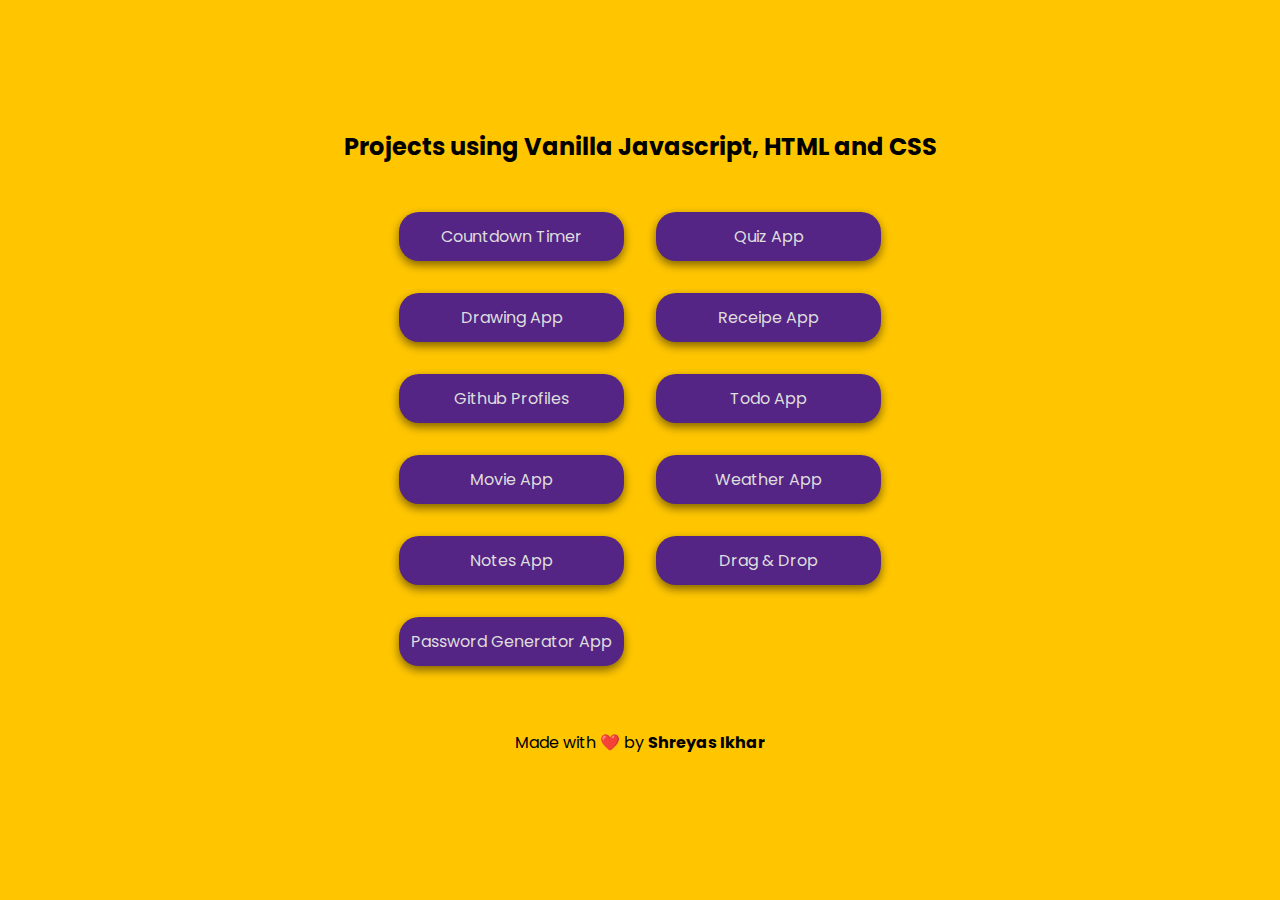
<file: index.html>
<!DOCTYPE html>
<html lang="en">
<head>
    <meta charset="UTF-8">
    <meta name="viewport" content="width=device-width, initial-scale=1.0">
    <title>Vanilla JS Projects</title>
    <link rel="stylesheet" href="style.css">
</head>
<body>
    <h2>Projects using Vanilla Javascript, HTML and CSS</h2>
    <div class="list">
        <ul>
            <li>
                <a href="countdown-timer/">Countdown Timer</a>
            </li>
            <li>
                <a href="drawing-app/">Drawing App</a>
            </li>
            <li>
                <a href="github-profiles/">Github Profiles</a>
            </li>
            <li>
                <a href="movie-app/">Movie App</a>
            </li>
            <li>
                <a href="notes-app/">Notes App</a>
            </li>
            <li>
                <a href="password-generator/">Password Generator App</a>
            </li>
            <li>
                <a href="quiz-app/">Quiz App</a>
            </li>
            <li>
                <a href="receipe-app/">Receipe App</a>
            </li>
            <li>
                <a href="todo-app/">Todo App</a>
            </li>
            <li>
                <a href="weather-app/">Weather App</a>
            </li>
			<li>
                <a href="drag-n-drop/">Drag & Drop</a>
            </li>

        </ul>
    </div>
    <p>Made with ❤️ by <strong><a class ="owner" href="https://shreyasikhar.github.io">Shreyas Ikhar</a></strong></p>
</body>
</html>
</file>
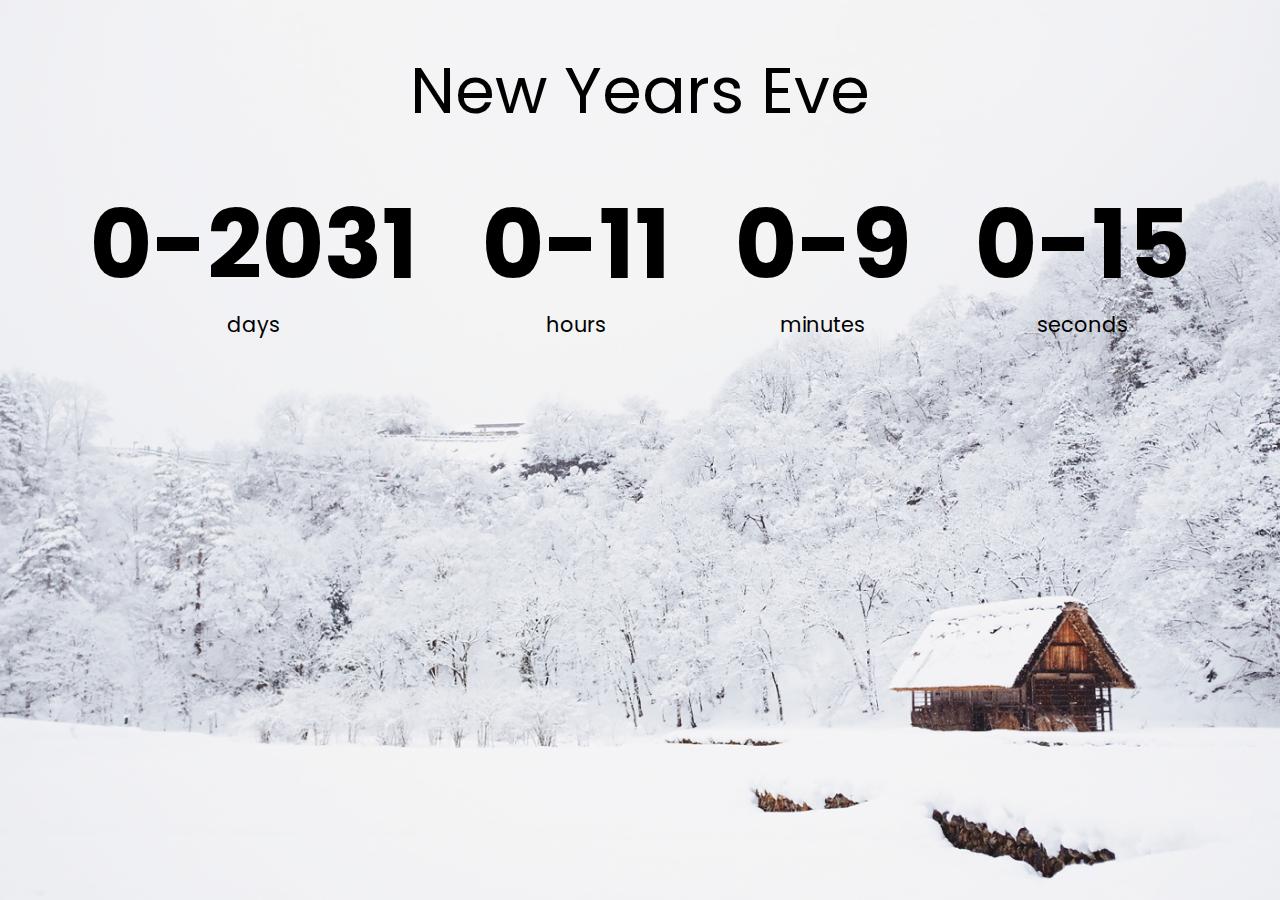
<file: countdown-timer/index.html>
<!DOCTYPE html>
<html lang="en">
<head>
    <meta charset="UTF-8">
    <meta name="viewport" content="width=device-width, initial-scale=1.0">
    <title>Countdown Timer</title>
    <link rel="stylesheet" href="style.css">
    <script src="script.js" defer></script>
</head>
<body>
    <h1>New Years Eve</h1>
    <div class="countdown-container">
        <div class="countdown-el days-c">
            <p class="big-text" id="days">0</p>
            <span>days</span>
        </div>
        <div class="countdown-el hours-c">
            <p class="big-text" id="hours">0</p>
            <span>hours</span>
        </div>
        <div class="countdown-el mins-c">
            <p class="big-text" id="mins">0</p>
            <span>minutes</span>
        </div>
        <div class="countdown-el seconds-c">
            <p class="big-text" id="seconds">0</p>
            <span>seconds</span>
        </div>
    </div>
</body>
</html>
</file>
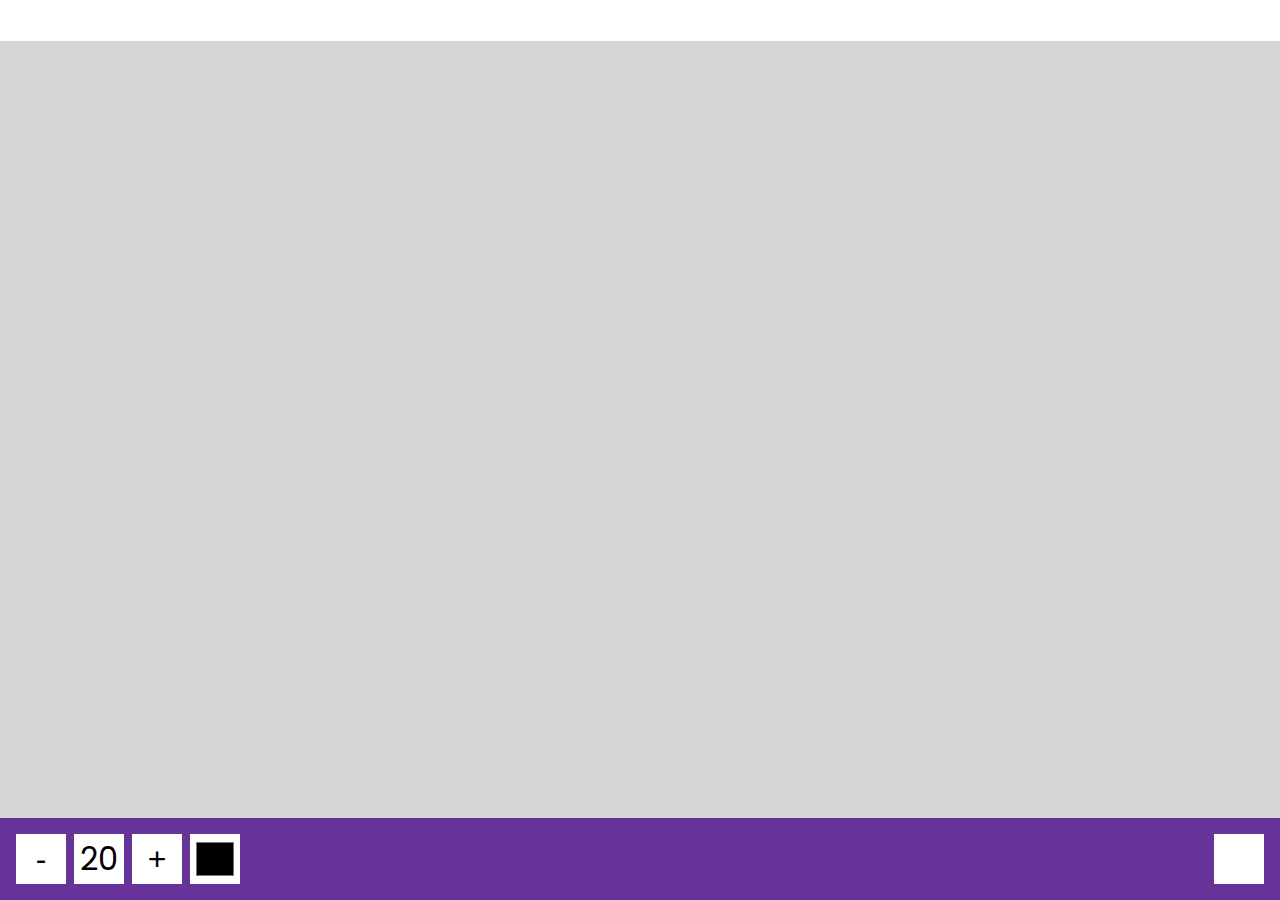
<file: drawing-app/index.html>
<!DOCTYPE html>
<html lang="en">
<head>
    <meta charset="UTF-8">
    <meta name="viewport" content="width=device-width, initial-scale=1.0">
    <title>Drawing App</title>
    <link rel="stylesheet" href="https://pro.fontawesome.com/releases/v5.10.0/css/all.css" integrity="sha384-AYmEC3Yw5cVb3ZcuHtOA93w35dYTsvhLPVnYs9eStHfGJvOvKxVfELGroGkvsg+p" crossorigin="anonymous"/>
    <link rel="stylesheet" href="style.css">
    <script src="script.js" defer></script>
</head>
<body>
    <canvas id = "canvas" width="500" height="500"></canvas>
    <div class="toolbox">
        <button id="decrease" class="">-</button>
        <span id="size">20</span>
        <button id="increase" class="">+</button>
        <input type="color" id="color">
        <button id="clear"><i class="fas fa-times-circle"></i></button>
    </div>
</body>
</html>
</file>
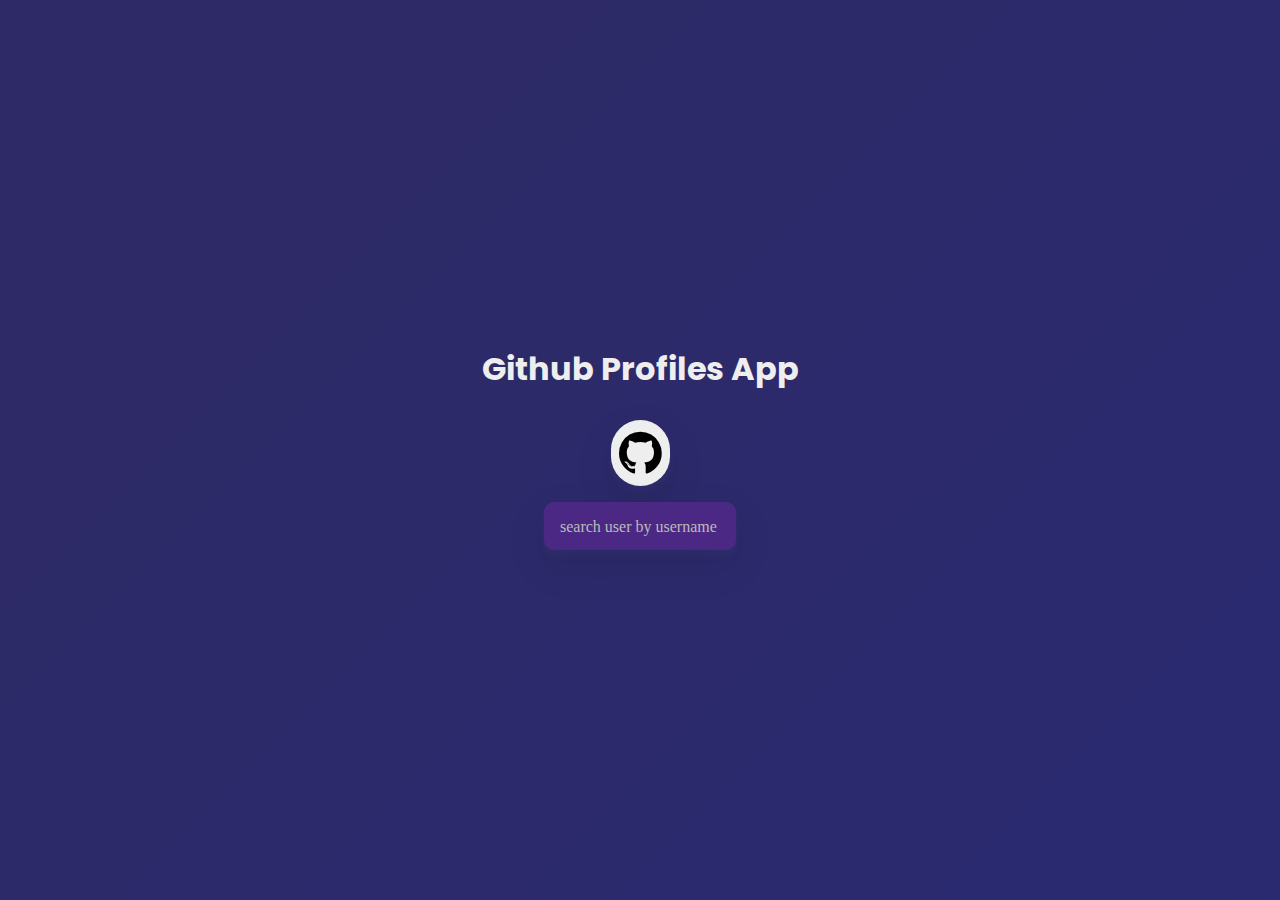
<file: github-profiles/index.html>
<!DOCTYPE html>
<html lang="en">
<head>
    <meta charset="UTF-8">
    <meta name="viewport" content="width=device-width, initial-scale=1.0">
    <title>Github Profile</title>
    <link rel="stylesheet" href="https://cdnjs.cloudflare.com/ajax/libs/font-awesome/4.7.0/css/font-awesome.min.css">
    <link rel="stylesheet" href="style.css">
    <script src="script.js" defer></script>
</head>
<body>
    <h2>Github Profiles App</h2>
    <form id="form">
        <div class="github"><i class="fa fa-github" style="font-size: 50px"></i></div>
        <input type="text" id="search" class="search fa" placeholder="search user by username">
    </form>
    <main id="main"></main>
</body>
</html>
</file>
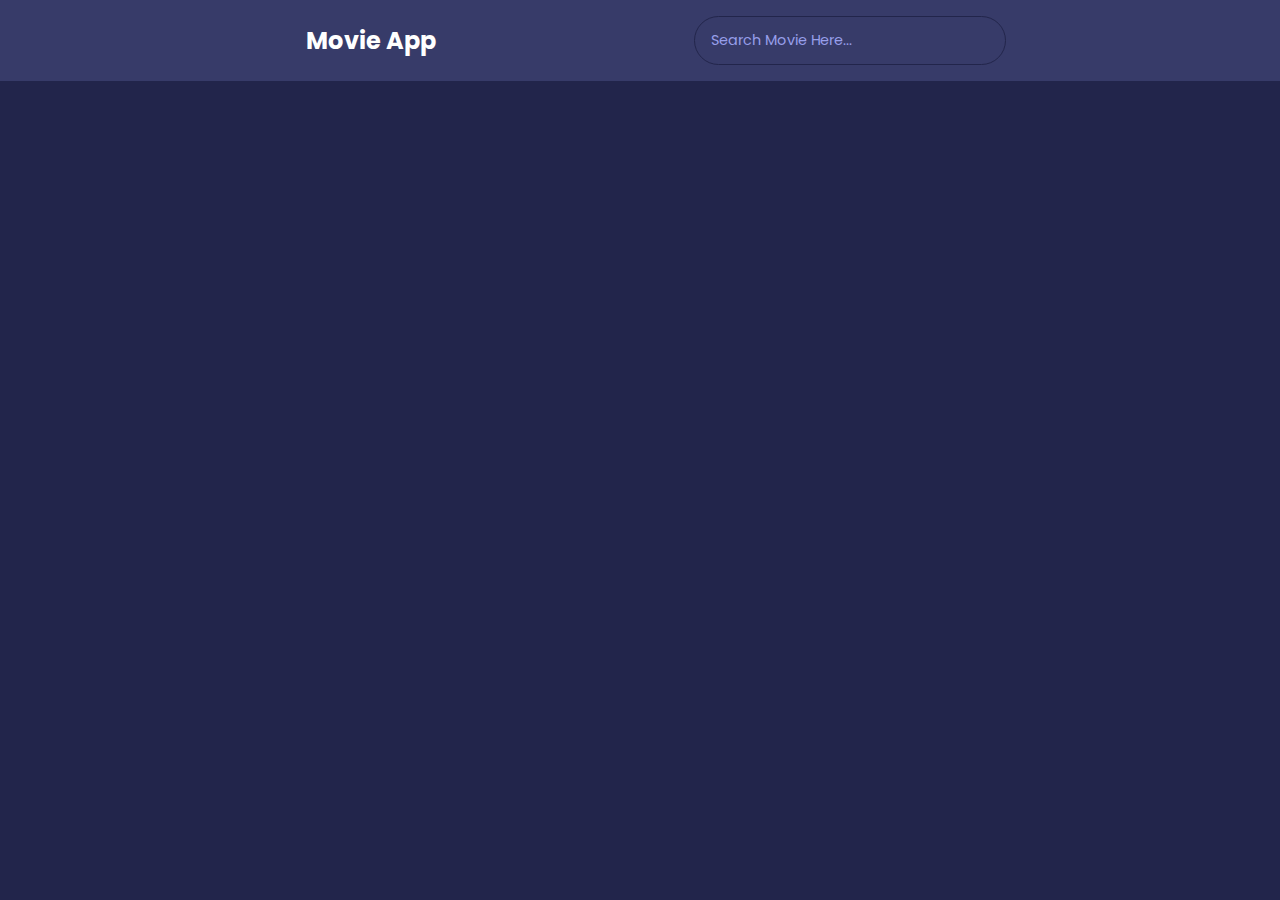
<file: movie-app/index.html>
<!DOCTYPE html>
<html lang="en">
<head>
    <meta charset="UTF-8">
    <meta name="viewport" content="width=device-width, initial-scale=1.0">
    <title>Movie App</title>
    <link rel="stylesheet" href="style.css">
    <script src="script.js" defer></script>
</head>
<body>
    <header>
        <h2>Movie App</h2>
        <form id="form">
            <input type="text" id="search" class="search" placeholder="Search Movie Here...">
        </form>
    </header>
    <main id="main"></main>
</body>
</html>
</file>
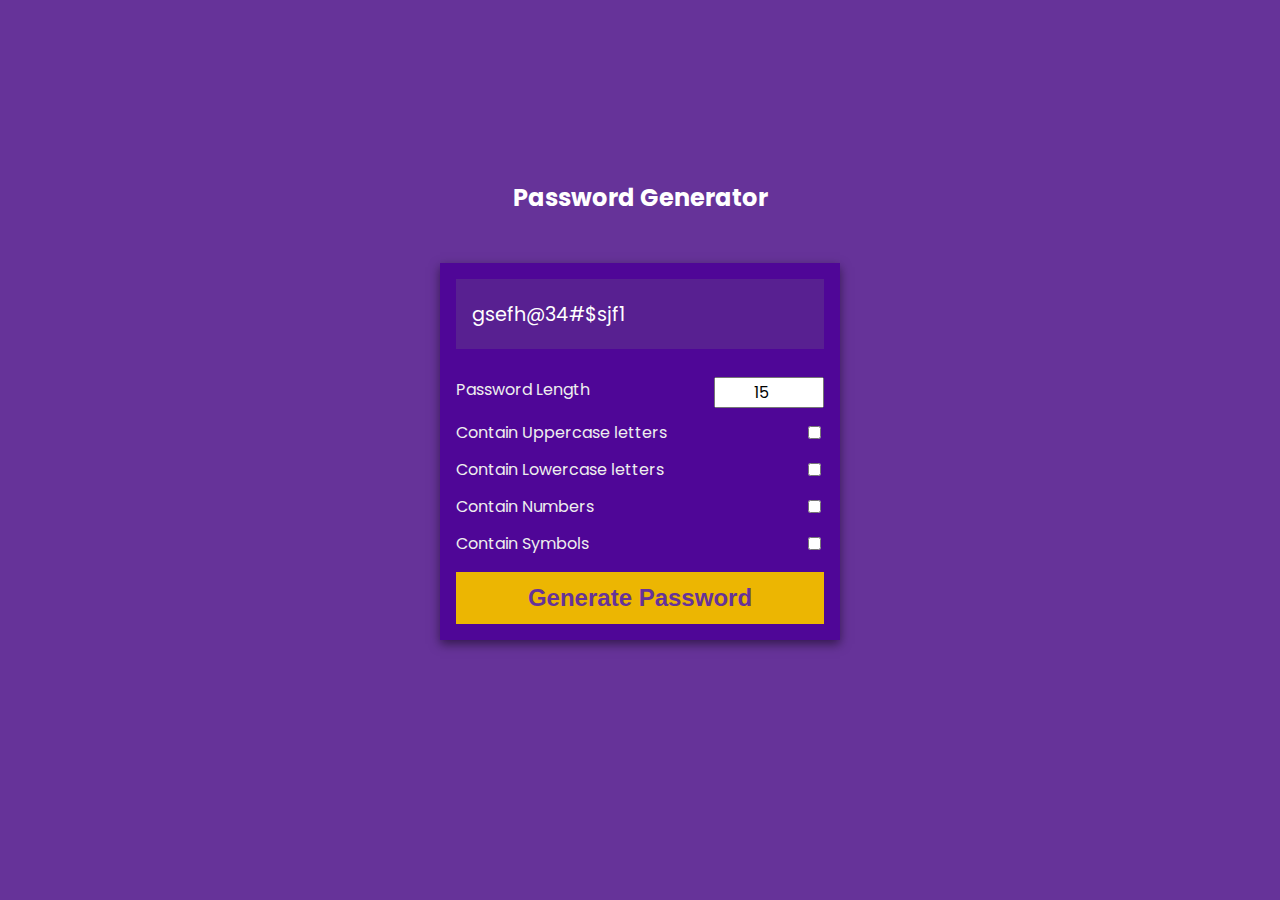
<file: password-generator/index.html>
<!DOCTYPE html>
<html lang="en">
<head>
    <meta charset="UTF-8">
    <meta name="viewport" content="width=device-width, initial-scale=1.0">
    <title>Password Generator</title>
    <link rel="stylesheet" href="style.css">
    <script src="script.js" defer></script>
</head>
<body>
    <h2>Password Generator</h2>
    <div class="pw-container">
        <div class="pw-header">
            <div class="pw">
                <span id="pw">gsefh@34#$sjf1</span>
                <button id="copy">Copy</button>
            </div>
        </div>
        <div class="pw-body">
            <div class="form-control">
                <label for="len">Password Length</label>
                <input type="number" class="" id="len" value="15" min = "4" max = "30">
            </div>
            <div class="form-control">
                <label for="upper">Contain Uppercase letters</label>
                <input type="checkbox" class="" id="upper">
            </div>
            <div class="form-control">
                <label for="lower">Contain Lowercase letters</label>
                <input type="checkbox" class="" id="lower">
            </div>
            <div class="form-control">
                <label for="number">Contain Numbers</label>
                <input type="checkbox" class="" id="number">
            </div>
            <div class="form-control">
                <label for="symbol">Contain Symbols</label>
                <input type="checkbox" class="" id="symbol">
            </div>
            <button class="generate" id="generate">Generate Password</button>
        </div>
    </div>
</body>
</html>
</file>
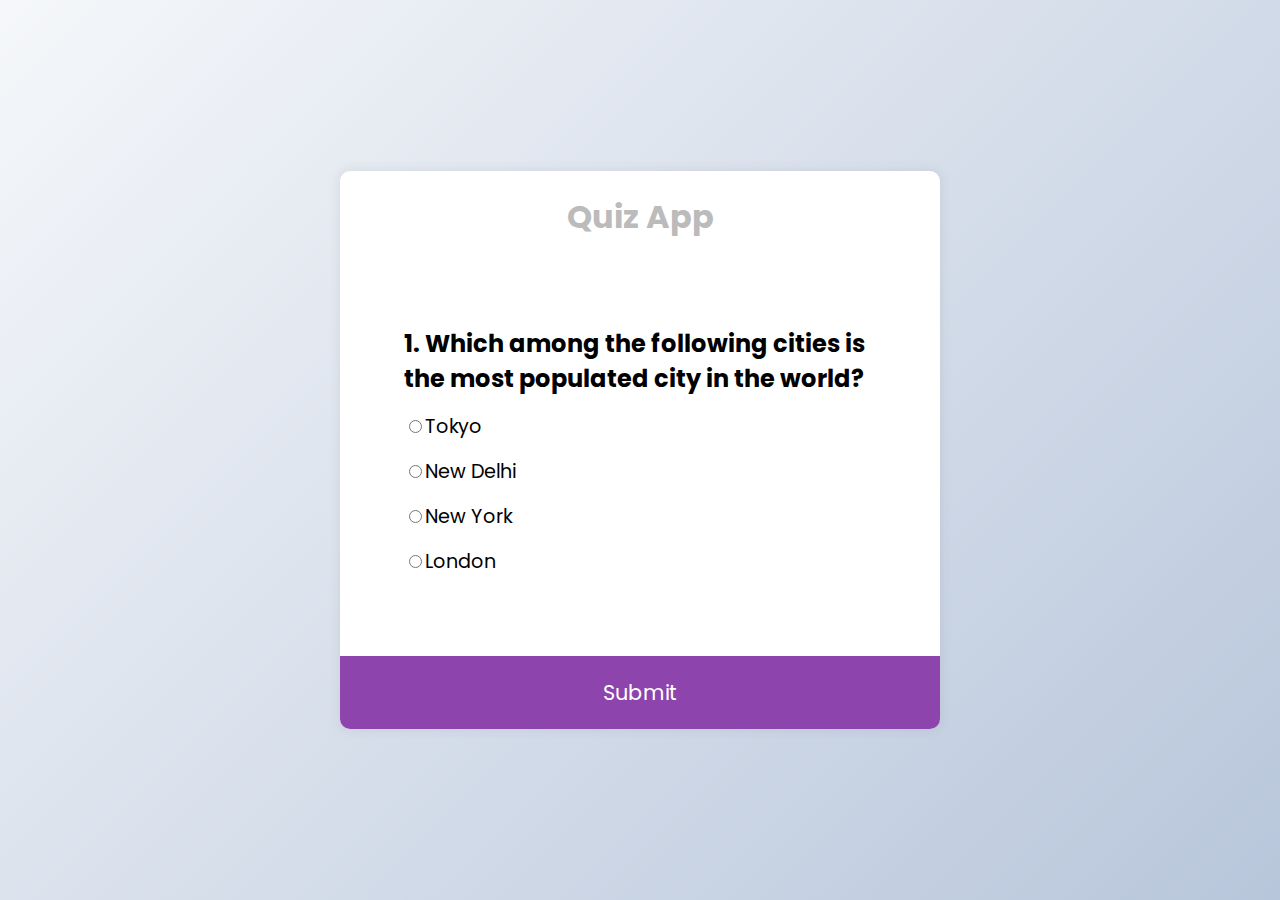
<file: quiz-app/index.html>
<!DOCTYPE html>
<html lang="en">
<head>
    <meta charset="UTF-8">
    <meta name="viewport" content="width=device-width, initial-scale=1.0">
    <title>Quiz App</title>
    <link rel="stylesheet" href="style.css">
    <script src="script.js" defer></script>
</head>
<body>
    <div class="quiz-container" id="quiz">
        <h1>Quiz App</h1>
        <div class="quiz-header">
            <h2 id="question">Question Text</h2>
            <ul>
                <li>
                    <input type="radio" id="a" name="answer" class="answer"><label for="a" id="a_text">Question</label>
                </li>
                <li>
                    <input type="radio" id="b" name="answer" class="answer"><label for="b" id="b_text">Question</label>
                </li>
                <li>
                    <input type="radio" id="c" name="answer" class="answer"><label for="c" id="c_text">Question</label>
                </li>
                <li>
                    <input type="radio" id="d" name="answer" class="answer"><label for="d" id="d_text">Question</label>
                </li>
            </ul>
        </div>    
        <button id="submit">Submit</button>
    </div>
</body>
</html>
</file>
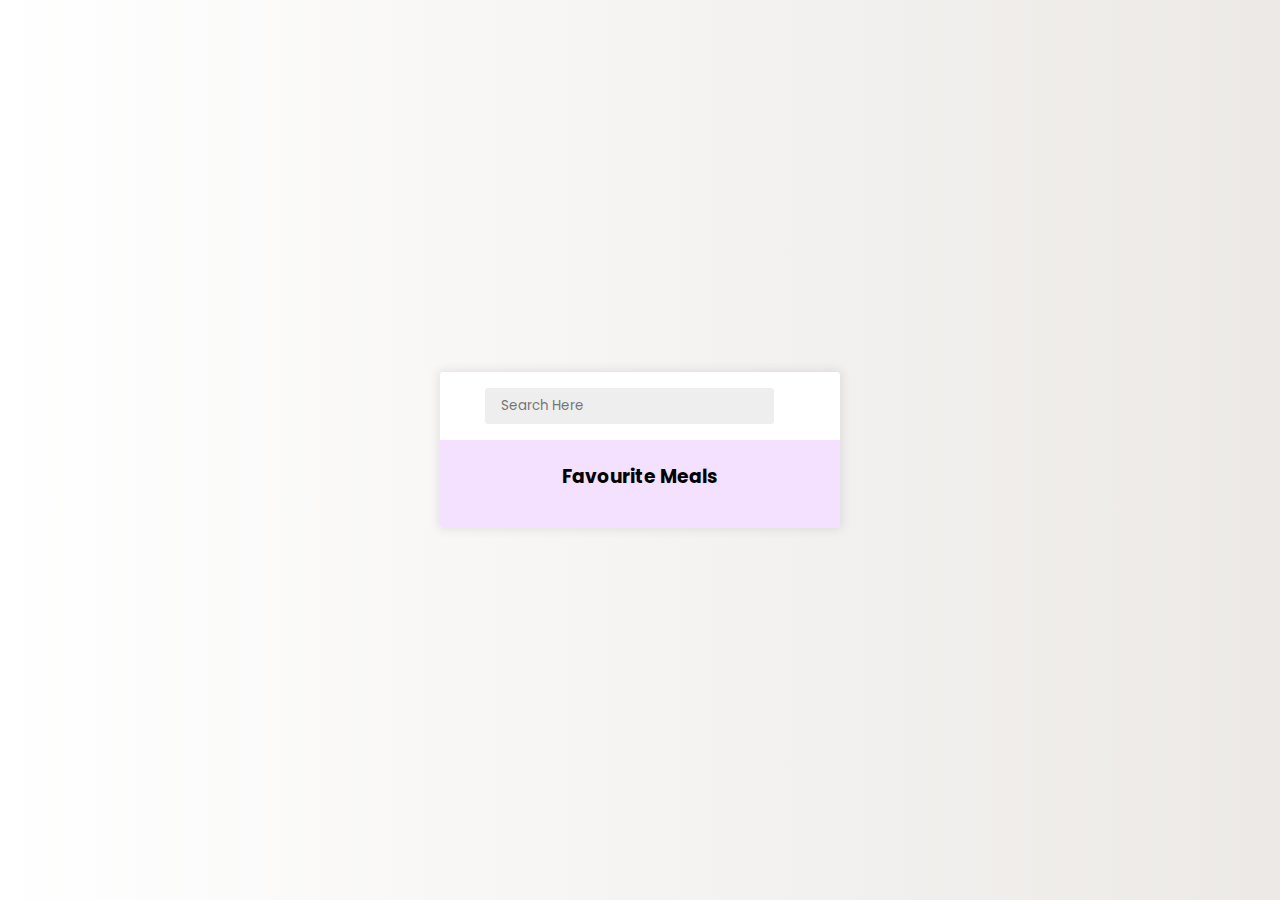
<file: receipe-app/index.html>
<!DOCTYPE html>
<html lang="en">
<head>
    <meta charset="UTF-8">
    <meta name="viewport" content="width=device-width, initial-scale=1.0">
    <title>Receipe App</title>
    <link rel="stylesheet" href="https://pro.fontawesome.com/releases/v5.10.0/css/all.css" integrity="sha384-AYmEC3Yw5cVb3ZcuHtOA93w35dYTsvhLPVnYs9eStHfGJvOvKxVfELGroGkvsg+p" crossorigin="anonymous"/>
    <link rel="stylesheet" href="style.css">
    <script src="script.js" defer></script>
</head>
<body>
    <div class="mobile-container">
        <header>
            <input type="text" id="search-term" placeholder="Search Here" />
            <button id="search"><i class="fas fa-search"></i></button>
        </header>

        <div class="fav-container">
            <h3>Favourite Meals</h3>
            <ul class="fav-meals" id="fav-meals">
            </ul>
        </div>

        <div class="meals" id="meals">
        </div>
    </div>

    <div class="popup-container hidden" id="meal-popup">
        <div class="popup">
            <button class="close-popup" id="close-popup"><i class="fas fa-times"></i></button>
            <div class="meal-info" id="meal-info">
            </div>
        </div>
    </div>
</body>
</html>
</file>
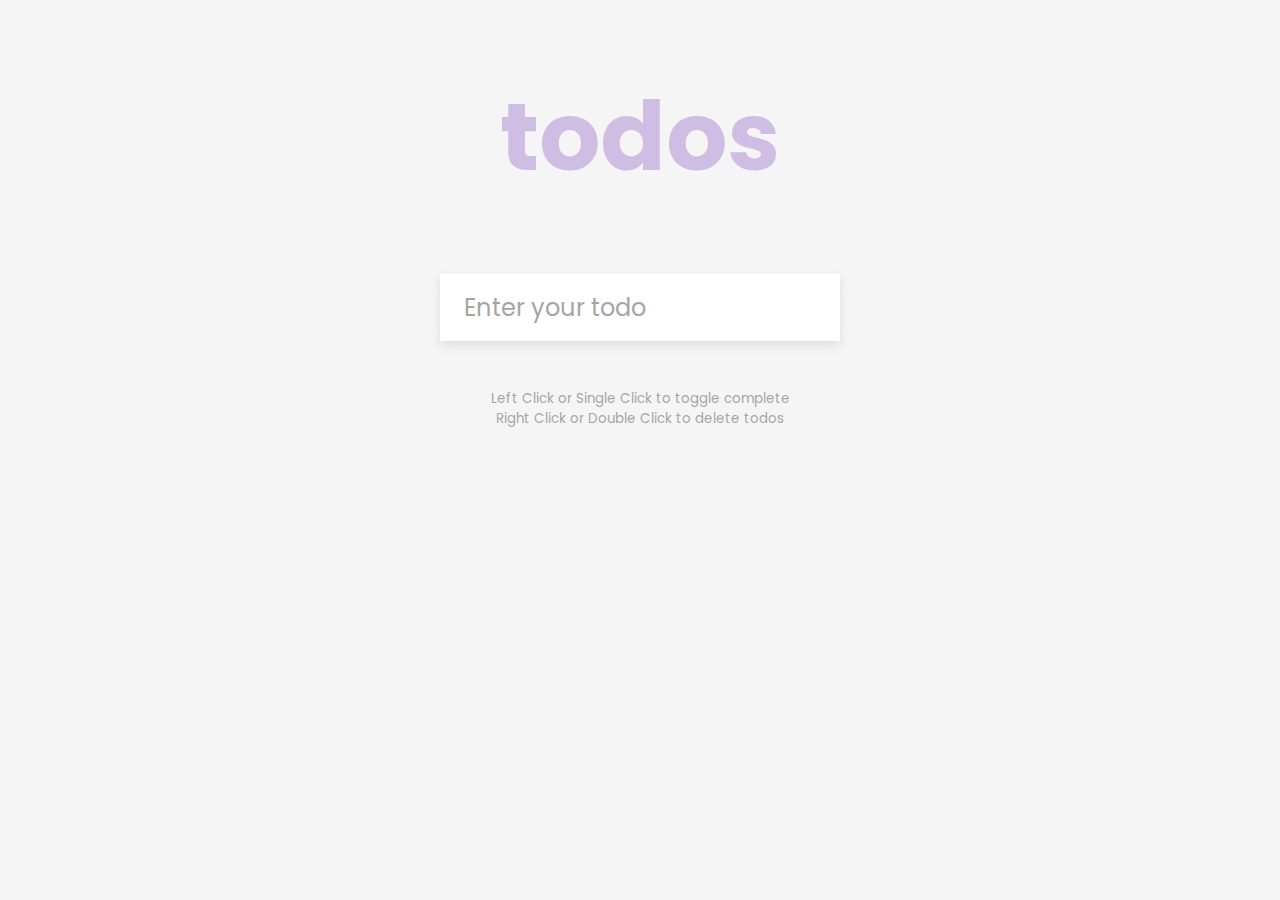
<file: todo-app/index.html>
<!DOCTYPE html>
<html lang="en">
<head>
    <meta charset="UTF-8">
    <meta name="viewport" content="width=device-width, initial-scale=1.0">
    <title>ToDo App</title>
    <link rel="stylesheet" href="style.css">
    <script src="script.js" defer></script>
</head>
<body>
    <h1>todos</h1>
    <form id="form">
        <input type="text" id="input" class="input" placeholder="Enter your todo" autocomplete="off">
        <ul class="todos" id="todos">
        </ul>
    </form>
    <small>Left Click or Single Click to toggle complete<br/>Right Click or Double Click to delete todos</small>
</body>
</html>
</file>
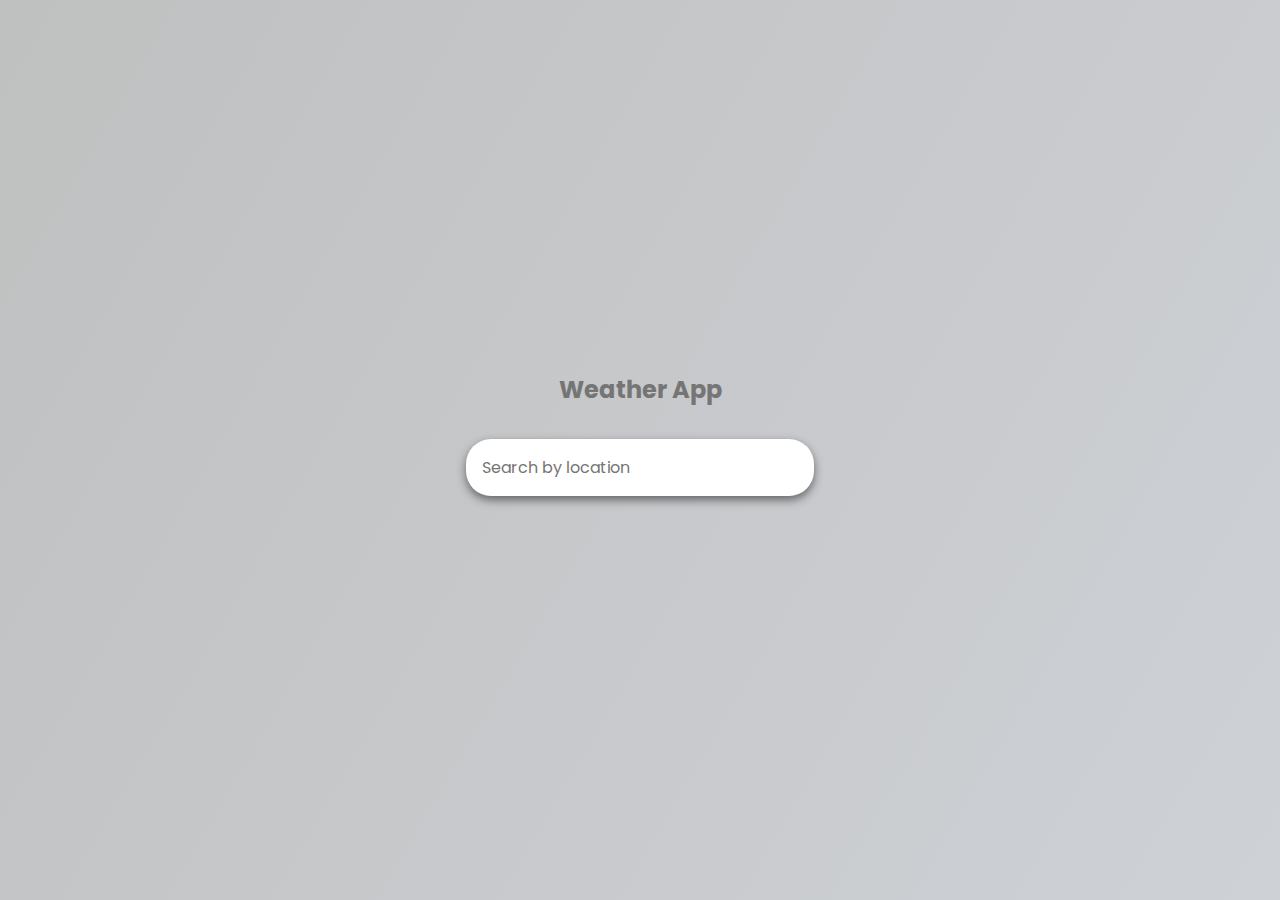
<file: weather-app/index.html>
<!DOCTYPE html>
<html lang="en">
<head>
    <meta charset="UTF-8">
    <meta name="viewport" content="width=device-width, initial-scale=1.0">
    <title>Weather App</title>
    <link rel="stylesheet" href="style.css">
    <script src="script.js" defer></script>
</head>
<body>
    <h2>Weather App</h2>
    <form id="form">
        <input type="text" id="search" placeholder="Search by location" autocomplete="off">
    </form>
    <main id="main"></main>
</body>
</html>
</file>
<file: style.css>
@import url('https://fonts.googleapis.com/css2?family=Poppins:wght@300;400;600&display=swap');

* {
    box-sizing: border-box;
}

body {
    display: flex;
    flex-direction: column;
    justify-content: center;
    align-items: center;
    min-height: 100vh;
    font-family: 'Poppins', sans-serif;
    margin: 0;
    background-color: rgb(255, 198, 0);
}

p strong .owner {
    color: #000;
    text-decoration: none;
}

h2 {
    text-align: center;
    margin: 0;
}

.list {
    display: flex;
    flex-direction: column;
    align-items: center;
    justify-content: center;
    text-align: center;
	margin: 2rem 0;
}

ul {
	display: grid;
    grid-template-columns: 1fr 1fr;
	padding: 0;
	grid-auto-flow: column;
    grid-template-rows: repeat(6,auto);
	grid-gap: 32px;
}

@media only screen and (max-width: 500px) {
	h2 {
		margin-top: 2rem;
	}

	ul {
		grid-template-columns: 1fr;
		grid-template-rows: unset;
		grid-auto-flow: row;
	}
}

li {
    padding: 0.75rem;
    list-style-type: none;
    background-color: rgb(85, 37, 133);
    border-radius: 20px;
    box-shadow: 0 4px 10px rgba(0,0,0,0.5);
}
a {
    text-decoration: none;
    cursor: pointer;
    color: #ddd;
}

li a:hover {
    color: #fff;
}
</file>
<file: countdown-timer/style.css>
@import url('https://fonts.googleapis.com/css2?family=Poppins:wght@300;400;600&display=swap');

* {
    box-sizing: border-box;
}

body {
    background-image: url("./snow.jpg");
    background-size: cover;
    background-position: center center;
    display: flex;
    flex-direction: column;
    align-items: center;
    min-height: 100vh;
    font-family: 'Poppins', sans-serif;
    margin: 0;
}

h1 {
    font-weight: normal;
    font-size: 4rem;
    text-align: center;
}

.big-text {
    font-size: 6rem;
    font-weight: bold;
    line-height: 1;
    margin: 1rem 2rem;
}
.countdown-container {
    display: flex;
    flex-wrap: wrap;
    justify-content: center;
}

.countdown-el {
    text-align: center;
}

.countdown-el span {
    font-size: 1.3rem;
}
</file>
<file: drawing-app/style.css>
@import url('https://fonts.googleapis.com/css2?family=Poppins:wght@300;400;600&display=swap');

* {
    box-sizing: border-box;
    -webkit-tap-highlight-color: transparent;
}

body {
    display: flex;
    justify-content: center;
    align-items: center;
    flex-direction: column;
    min-height: 100vh;
    font-family: 'Poppins', sans-serif;
    margin: 0;
    overflow: hidden;
}

canvas {
    top: 0;
    background-color: #d5d5d5;
    cursor: crosshair;
}

.toolbox {
    width: 100%;
    background-color: rebeccapurple;
    padding: 0.75rem;
    display: flex;
    position: fixed;
    bottom: 0; 
}
.toolbox > * {
    background-color: #fff;
    border: none;
    display: inline-flex;
    align-items: center;
    justify-content: center;
    padding: 0.25rem;
    font-size: 2rem;
    width: 50px;
    height: 50px;
    margin: 0.25rem;
}
.toolbox > *:last-child {
    margin-left: auto;
    color: red;
}
</file>
<file: github-profiles/style.css>
@import url('https://fonts.googleapis.com/css2?family=Poppins:wght@300;400;600&display=swap');

* {
    box-sizing: border-box;
}

body {
    background-color: #2a2a72;
    background-image: linear-gradient(315deg, #2a2a72 0%, #2E2A68 74%);
    font-family: 'Poppins', sans-serif;
    margin: 0;
    display: flex;
    justify-content: center;
    align-items: center;
    flex-direction: column;
    min-height: 100vh;
}
h2 {
    font-size: 2rem;
    color: #eee;
}

main h3 {
    color: #eee;
    letter-spacing: 1px;
    text-align: center;
}
form {
    display: flex;
    justify-content: center;
    align-items: center;
    flex-direction: column;
}
form .github {
    background-color: #eee;
    border-radius: 50px;
    margin-bottom: 1rem; 
    box-shadow: 0 5px 10px rgba(154, 160, 185, 0.05), 0 15px 40px rgba(0, 0, 0, 0.1);
}
form .github i {
    margin: 0.5rem;
}

.msg {
    color: #fa3a3a;
    
}

input {
    background-color: #4c2885;
    padding: 1rem;
    font-family: inherit;
    border-radius: 10px;
    border: none;
    color: #fff;
    font-size: 1.5rem;
    margin-bottom: 2rem;
    box-shadow: 0 5px 10px rgba(154, 160, 185, 0.05), 0 15px 40px rgba(0, 0, 0, 0.1);
}

input::placeholder {
    color: #bbb;
}

input:focus {
    outline: none;
}

.card {
    background-color: #4c2885;
    background-image: linear-gradient(315deg, #4c2885 0%, #4c11ac 100%);
    display: flex;
    align-items: center;
    justify-content: center;
    flex-wrap: wrap;
    flex-direction: column;
    padding: 3rem;
    border-radius: 20px;
    box-shadow: 0 5px 10px rgba(154, 160, 185, 0.05), 0 15px 40px rgba(0, 0, 0, 0.1);
    width: 800px;
    max-width: 100vw;
    text-align: center;
    margin-bottom : 5rem;
}

@media only screen and (max-width: 500px) {
    .card {
        padding-right: 6rem;
        margin-left: 1rem; 
        margin-right: 1rem; 
    }
}

.avatar {
    width: 150px;
    height: 150px;
    border-radius: 50%;
    border: 10px solid #2a2a72;
}
.user-info {
    margin-left: 2rem;
    color: #eee;
    max-width: 100%;
    text-align: center;
}
.user-info h2 {
    margin-top: 0;
}
.user-info h2 a{
    text-decoration: none;
    color: #eee;
}
.user-info ul {
    display: inline-flex;
    justify-content: center;
    align-items: center;
    padding: 0;
    max-width: 100%;
    list-style-type: none;
}
.user-info ul li {
    display: flex;
    align-items: center;
    justify-content: space-between;
    margin: 5px 10px;
    text-align: center;
    max-width: 100%;
}
.user-info ul li strong{
    margin-left: 0.5rem;
    font-size: 0.9rem;
}

.repo {
    background-color: #2a2a72;
    border-radius: 5px; 
    display: inline-block;
    color: #ffffff;
    padding: 0.25rem 0.5rem;
    margin-right: 0.5rem;
    margin-bottom: 0.5rem; 
    text-decoration: none;
    font-size: 0.8rem;
    max-width: 100%;
}
</file>
<file: movie-app/style.css>
@import url('https://fonts.googleapis.com/css2?family=Poppins:wght@300;400;600&display=swap');

* {
    box-sizing: border-box;
}

body {
    background-color: #22254b;
    font-family: 'Poppins', sans-serif;
    margin: 0;
}

header {
    background-color: #373b69;
    padding: 1rem;
    display: flex;
    align-items: center;
    justify-content: space-evenly;
}

header h2 {
    margin: 0;
    margin-left: 2rem;
    color: #fff;
}

@media only screen and (max-width: 500px) { 
    header h2 {
        display: none;
    }
}

form {
    display: flex;
    align-items: center;
    justify-content: flex-end;
}

.search {
    display: flex;
    align-items: center;
    justify-content: center;
    font-family: inherit;
    font-size: 0.9rem;
    color: #eee;
    padding: 0.8rem 1rem;
    background-color: transparent;
    border-radius: 50px;
    border: 1px solid #22254b;
}

.search::placeholder {
    color: #989feb;
}

.search:focus {
    background-color: #22254b;
    outline: none;
}

main {
    display: flex;
    flex-wrap: wrap;
    justify-content: center;
}

.movie {
    background-color: #373b69;
    border-radius: 3px;
    box-shadow: 0 4px 5px rgba(0,0,0,0.2);  
    width: 250px;
    margin: 2rem;
    overflow: hidden;
    position: relative;
}

.movie img {
    width: 100%;
}

.movie-info {
    color: #dddddd;
    display: flex;
    justify-content: space-between;
    align-items: center;
    padding: 0.5rem 1rem 1rem;
    letter-spacing: 1px;
}
.movie-info h3 {
    margin: 0;
}
.movie-info span {
    background-color: #22254b;
    border-radius: 3px;
    padding: 0.25rem 0.5rem;
    font-weight: bold;
}
.movie-info span.green {
    color: rgb(39, 223, 39);
}
.movie-info span.orange {
    color: orange;
}
.movie-info span.red {
    color: rgb(255, 0, 0);
}

.overview {
    position: absolute;
    bottom: 0;
    left: 0;
    right: 0;
    max-height: 100%;
    background-color: #ffffff;
    padding: 1.5rem;
    overflow: auto;
    transform: translateY(100%);
    transition: transform 0.3s ease-in;
}

.overview h3 {
    margin-top: 0;
}

.movie:hover .overview {
    transform: translateY(0);
}
</file>
<file: password-generator/style.css>
@import url('https://fonts.googleapis.com/css2?family=Poppins:wght@300;400;600&display=swap');

* {
    box-sizing: border-box;
}

body {
    font-family: 'Poppins', sans-serif;
    margin: 0;
    background-color: rebeccapurple;
    color: #fff;
    display: flex;
    align-items: center;
    justify-content: center;
    flex-direction: column;
    min-height: 100vh;
}

h2 {
    margin-top: -5rem;
    margin-bottom: 3rem;
}

.pw-container {
    background-color: rgb(79, 6, 151);
    width: 400px;
    max-width: 100%;
    box-shadow: 0 4px 10px rgba(0, 0, 0, 0.5);
}

.pw-header {
    padding: 1rem;
}

.pw {
    background-color: rgb(88, 32, 145);
    width: 100%;
    height: 70px;
    display: flex;
    align-items: center;
    position: relative;
    font-size: 1.2rem;
    padding: 1rem;
    overflow: auto;
}

.pw button {
    position: absolute;
    right: 0;
    top: 0;
    cursor: pointer;
    font-weight: bold;
    font-family: inherit;
    transform: translate(0, 20%);
    background-color: #fff;
    padding: 0.25rem;
    color: rgb(29, 2, 56);
    border: none;
    opacity: 0;
    transition: opacity 0.3s ease, transform 0.2s ease;
}

.pw:hover button{
    opacity: 1;
    transform: translate(0, 0);
}

.pw-body {
    padding: 0 1rem 1rem;
}

.form-control {
    color: #eee;
    display: flex;
    justify-content: space-between;
    margin: 0.75rem 0;
}
.form-control input[type = "number"]{
    width: 30%;
    text-align: center;
    font-family: inherit;
    font-size: 1rem;
}

.generate {
    background-color: #ecb602;
    display: block;
    border: none;
    width: 100%;
    font-weight: bold;
    padding: 0.75rem;
    font-size: 1.5rem;
    color: rebeccapurple;
    margin-top: 1rem;
    cursor: pointer;
}
</file>
<file: quiz-app/style.css>
@import url('https://fonts.googleapis.com/css2?family=Poppins:wght@300;400;600&display=swap');

* {
    box-sizing: border-box;
}

body {
    background-color: #b8c6db;
    background-image: linear-gradient(315deg, #b8c6db 0%, #f5f7fa 100%);
    font-family: 'Poppins', sans-serif;
    margin: 0;
    min-height: 100vh;
    display: flex;
    align-items: center;
    justify-content: center;
    flex-direction: column;
}

h1 {
    text-align: center;
    color: #bbb;
}

.quiz-container {
    background-color: #fff;
    border-radius: 10px;
    box-shadow: 0 0 10px 2px rgba(100, 100, 100, 0.1);
    width: 600px;
    max-width: 100%;
    overflow: hidden;
}

.quiz-header {
    padding: 4rem;
}

h2 {
    margin: 0;
}

ul {
    list-style-type: none;
    padding: 0;
}

ul li {
    margin: 1rem 0;
    font-size: 1.2rem;
}

ul li label {
    cursor: pointer;
}
ul li input {
    cursor: pointer;
}

button {
    background-color: #8e44ad;
    color: #fff;
    font-family: inherit;
    border: none;
    cursor: pointer;
    font-size: 1.3rem;
    display: block;
    width: 100%;
    padding: 1.3rem;
}

button:hover {
    background-color: #891fb6;
}

button:focus {
    background-color: #571b70;
}

.center {
    display: flex;
    align-items: center;
    justify-content: center;
    padding: 1rem;
}
</file>
<file: receipe-app/style.css>
@import url('https://fonts.googleapis.com/css2?family=Poppins:wght@300;400;600&display=swap');

* {
    box-sizing: border-box;
}

body {
    background: #ece9e6;
    background: -webkit-linear-gradient(
        to right, 
        #ffffff,
        #ece9e6
    );
    background: linear-gradient(
        to right, 
        #ffffff,
        #ece9e6
    );
    font-family: 'Poppins', sans-serif;
    margin: 0;
    display: flex;
    align-items: center;
    justify-content: center;
    min-height: 100vh;
}

img {
    max-width: 100%;
}

.mobile-container {
    background-color: #fff;
    width: 400px;
    box-shadow: 0 0 10px 2px #3333331a;
    border-radius: 3px;
    overflow: hidden;
}

header {
    padding: 1rem;
    display: flex;
    align-items: center;
    justify-content: center;
}

header input {
    background-color: #eee;
    border:none;
    border-radius: 3px;
    padding: 0.5rem 1rem;
    color: rgb(103, 97, 105);
    font-family: inherit;
}

header button {
    background-color: transparent;
    border: none;
    color: rgb(138,129, 141);
    font-size: 1.5rem;
    margin-left: 10px;
}

.fav-container {
    background-color: rgb(243, 225, 255);
    padding: 0.2rem 1rem;
    text-align: center;
}

.fav-meals {
    display: flex;
    list-style-type: none;
    flex-wrap: wrap;
    align-items: center;
    justify-content: center;
    padding: 0;
}

.fav-meals li {
    position: relative;
    width: 100px;
    margin: 5px;
    cursor: pointer;
}

.fav-meals li img {
    border: 2px solid #ffffff;
    box-shadow: 0 0 10px 2px #3333331a;
    border-radius: 50%;
    object-fit: cover;
    height: 70px;
    width: 70px;
}

.fav-meals li span {
    display: inline-block;
    font-size: 0.9rem;
    white-space: nowrap;
    overflow: hidden;
    text-overflow: ellipsis;
    width: 75px;
}

.fav-meals li:hover span {
    white-space: normal;
    overflow: auto;
    width: auto;
}

.fav-meals li .clear {
    background-color: transparent;
    border: none;
    cursor: pointer;
    position: absolute;
    opacity: 0.5;
    top: 0;
    right: 0;
    color: rgb(0, 0, 0);
}

.fav-meals li .clear:hover {
    opacity: 1;
    color: rgb(223, 12, 40);
}

.meal {
    margin: 1.5rem;
    border-radius: 3px;
    box-shadow: 0 0 10px 2px #3333331a;
    overflow: hidden;
    cursor: pointer;
}

.meal-header {
    position: relative;
}

.meal-header .random {
    position: absolute;
    top: 1rem;
    background-color: #ffffff;
    padding: 0.25rem 1rem;
    border-top-right-radius: 3px;
    border-bottom-right-radius: 3px;
}    

.meal-header img{
    width: 100%;
    height: 250px;
    object-fit: cover;
}

.meal-body {
    display: flex;
    align-items: center;
    justify-content: space-between;
    padding: 1rem;
}

.meal-body h4 {
    margin: 0;
}

.meal-body .fav-btn {
    background-color: transparent;
    border: none;
    font-size: 1.2rem;
    cursor: pointer;
    color: rgb(197, 188, 188);
}

.meal-body .fav-btn:hover {
    transform: scale(1.4);
    transition: transform 0.1s;
}

.meal-body .fav-btn.active {
    color: rgb(125, 37, 212);
}

.msg {
    display: flex;
    justify-content: center;
    align-items: center;
}

.popup-container {
    display: flex;
    justify-content: center;
    align-items: center;
    position: fixed;
    background-color: rgba(0,0,0, 0.5);
    left: 0;
    right:0;
    bottom: 0;
    top: 0;
}

.popup-container.hidden {
    opacity: 0;
    pointer-events: none;
}

.popup {
    background-color: #fff;
    padding: 0 2rem;
    border-radius: 5px;
    max-width: 600px;
    max-height: 100vh;
    width: 100%;
    overflow: auto;
    position: relative;
}

.popup h1 {
    text-align: center;
}

.popup img {
    width: 100%;
    max-height: 300px;
}

.popup .close-popup {
    background-color: transparent;
    border: none;
    position: absolute;
    top: 1.8rem;
    right: 1rem;
    font-size: 1.2rem;
    cursor: pointer;
}
</file>
<file: todo-app/style.css>
@import url('https://fonts.googleapis.com/css2?family=Poppins:wght@300;400;600&display=swap');

* {
    box-sizing: border-box;
}

body {
    background-color: #f5f5f5;
    font-family: 'Poppins', sans-serif;
    margin: 0;
    display: flex;
    align-items: center;
    flex-direction: column;
}

h1 {
    text-align: center;
    font-size: 6rem;
    opacity: 0.5;
    color: rgb(173, 134, 212);
}

form { 
    width: 400px;
    max-width: 100%;
    box-shadow: 0 4px 10px rgba(0, 0, 0, 0.1);
}

.input {
    border: none;
    font-size: 1.5rem;
    font-family: inherit;
    width: 100%;
    padding: 1rem 1.5rem;
    display: block;
}

.input::placeholder {
    color: #a5a5a5;
}

.todos {
    background-color: #fff;
    padding: 0;
    margin: 0;
    list-style-type: none;
}

.todos li { 
    border-top: 1px solid #e5e5e5;
    cursor: pointer;
    padding: 1rem 1.5rem;
    font-size: 1.5rem;
    overflow: auto;
}

.todos li.completed { 
    color: #757575;
    text-decoration-line: line-through;
}

small {
    text-align: center;
    margin-top: 3rem;
    color: #a5a5a5;
}
</file>
<file: weather-app/style.css>
@import url('https://fonts.googleapis.com/css2?family=Poppins:wght@300;400;600&display=swap');

* {
    box-sizing: border-box;
}

body {
    background: linear-gradient(300deg, #ced1d6, #bfc0c0);
    font-family: 'Poppins', sans-serif;
    margin: 0;
    display: flex;
    align-items: center;
    justify-content: center;
    min-height: 100vh;
    flex-direction: column;
}

body h2 {
    margin-top: 0;
    margin-bottom: 2rem;
    color: #757575;
}

input {
    padding: 1rem;
    border: none;
    box-shadow: 0 4px 10px rgba(0, 0, 0, 0.5);
    border-radius: 25px;
    background-color: #fff;
    font-size: 1rem;
    font-family: inherit;
    min-width: 300px;
    max-width: 80vw;
    margin-bottom: 2rem;
}

input:focus {
    outline: none;
}

.weather {
    background-color: #fff;
    padding: 1rem;
    border-radius: 20px;
    box-shadow: 0 4px 10px rgba(0, 0, 0, 0.5);
    margin: 0.75rem 0;
    font-size: 2rem;
    display: flex;
    align-items: center;
    justify-content: center;
    flex-direction: column;
    text-align: center;
}

.weather h2 {
    display: flex;
    align-items: center;
    margin-top: 0;
    margin-bottom: 0;
}
.weather h2 img {
    transform: scale(1.4);
}
.weather small {
    margin-top: 0;
    font-size: 1rem;
    padding: 0.5rem 0;
}
.weather p {
    margin: 0;
    font-size: 1.5rem;
    padding: 0.5rem 0;
}
</file>
